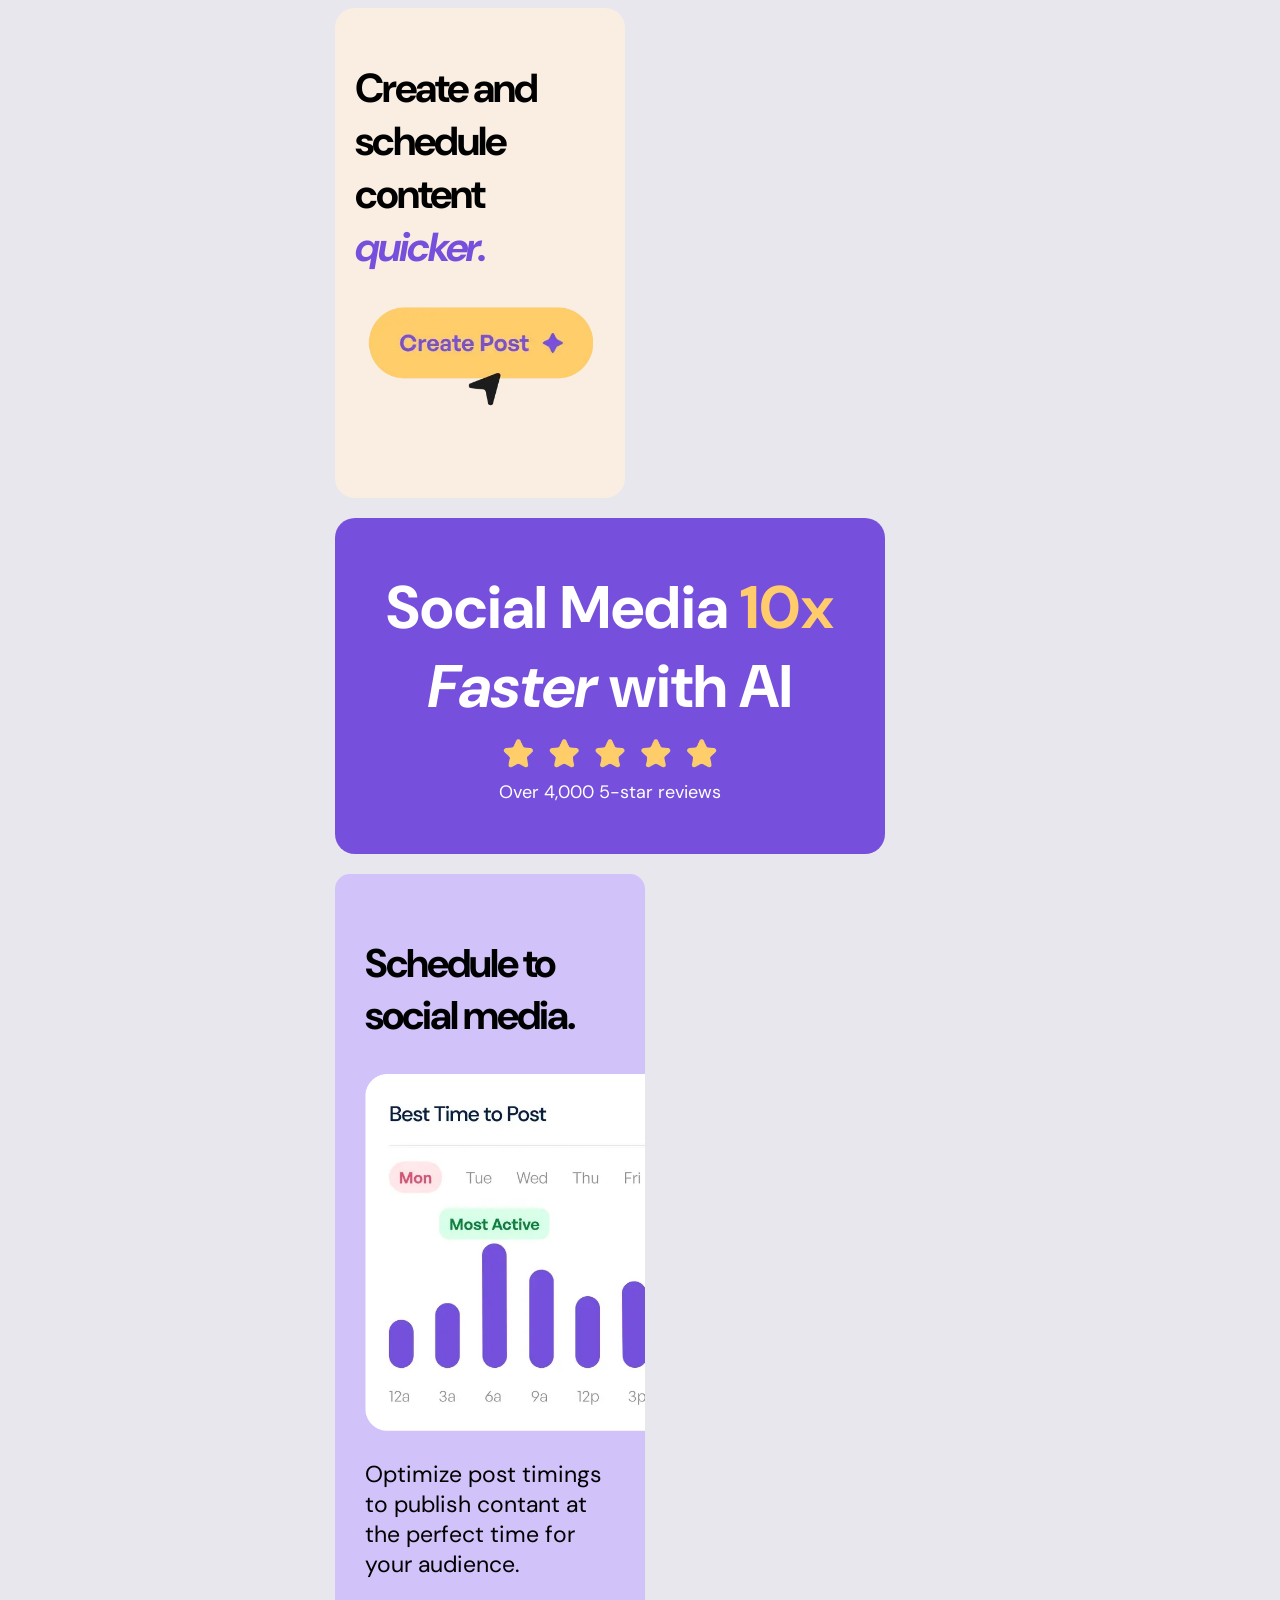
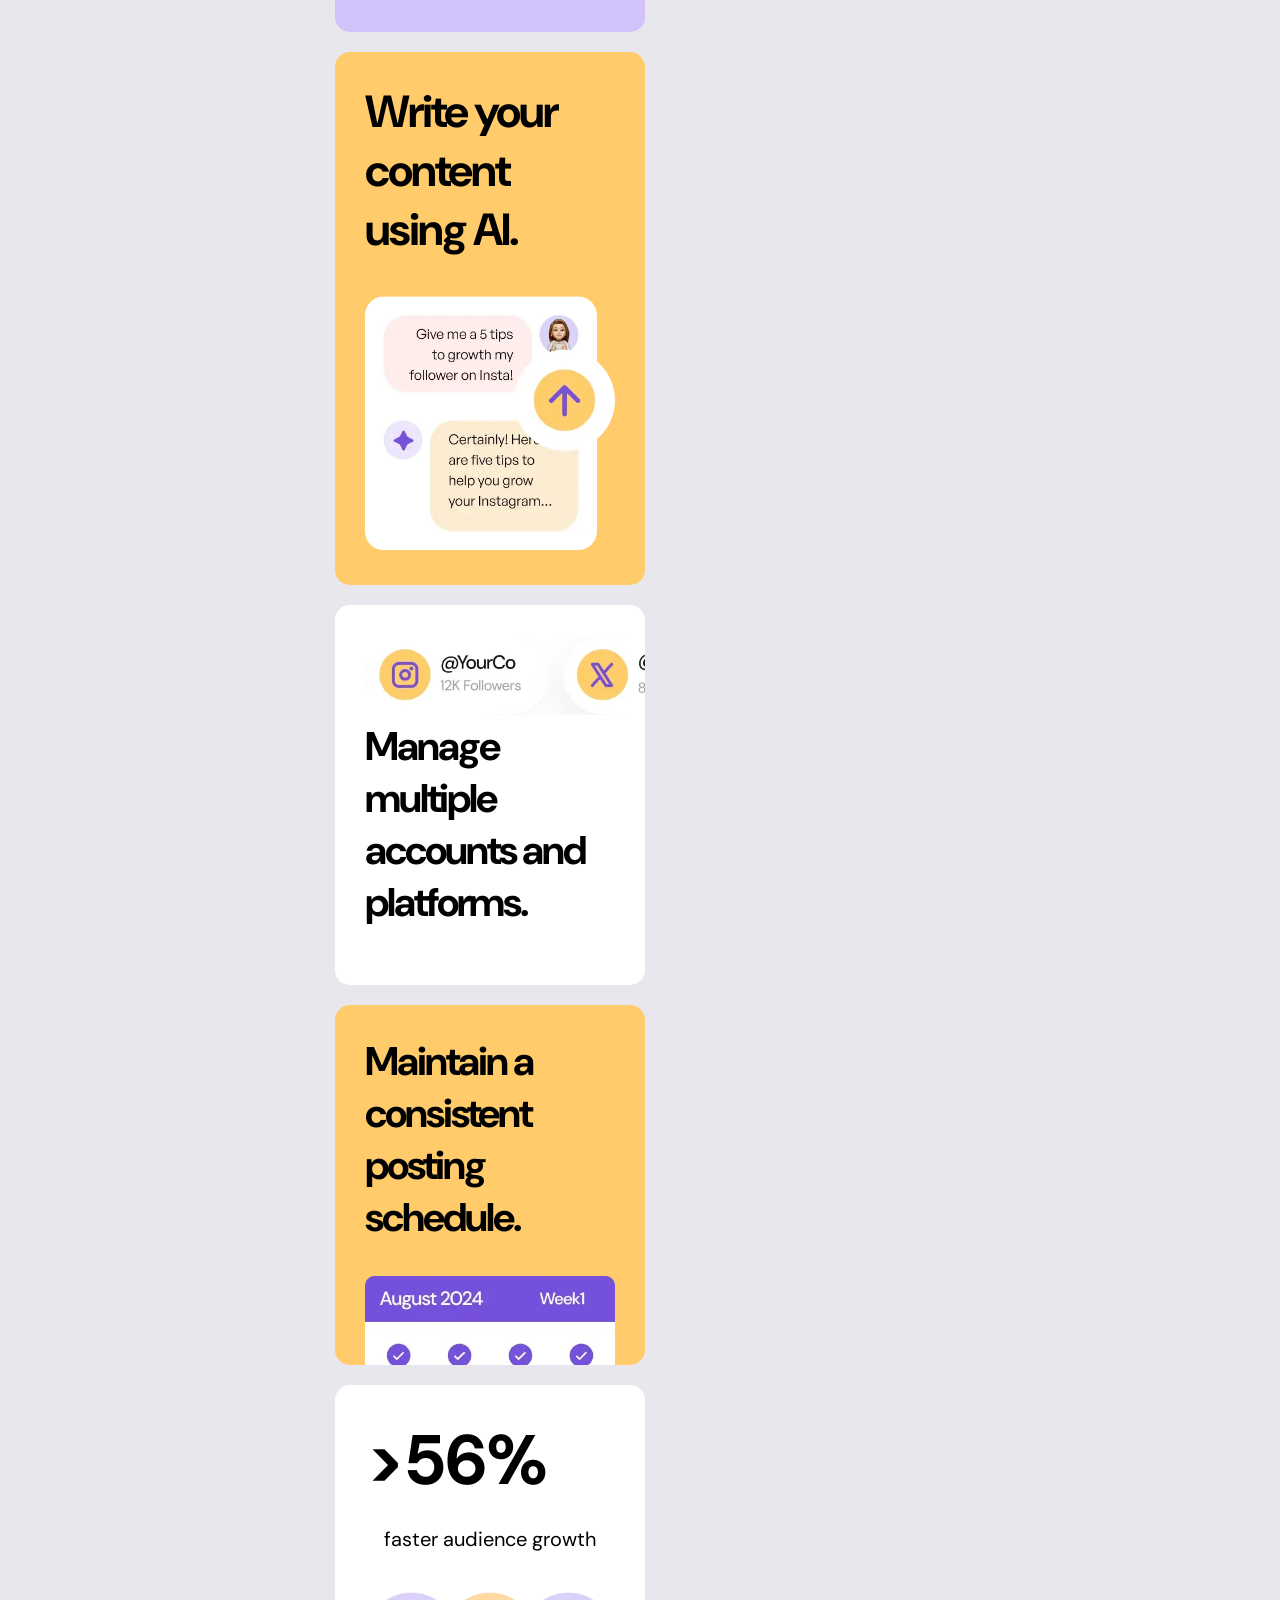
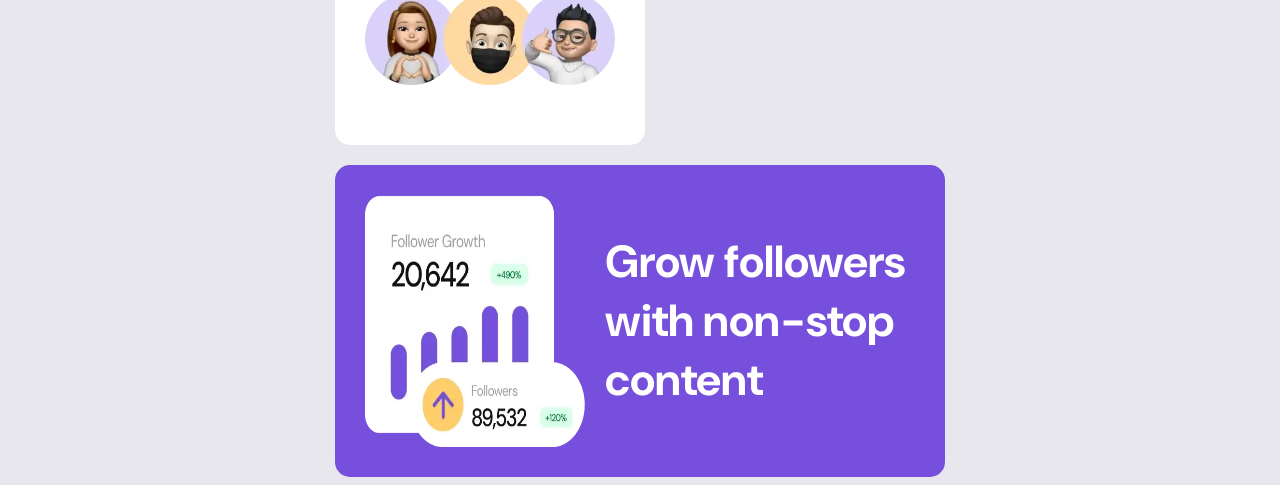
<file: bento-grid-main/index.html>
<!doctype html>
<html lang="en">
  <head>
    <meta charset="UTF-8" />
    <meta name="viewport" content="width=device-width, initial-scale=1.0" />
    <!-- displays site properly based on user's device -->

    <link
      rel="icon"
      type="image/png"
      sizes="32x32"
      href="./assets/images/favicon-32x32.png"
    />
    <link rel="preconnect" href="https://fonts.googleapis.com" />
    <link rel="preconnect" href="https://fonts.gstatic.com" crossorigin />
    <link
      href="https://fonts.googleapis.com/css2?family=DM+Sans:ital,opsz,wght@0,9..40,100..1000;1,9..40,100..1000&display=swap"
      rel="stylesheet"
    />
    <title>Frontend Mentor | Bento grid</title>
    <link rel="stylesheet" href="./style.css" />
  </head>
  <body>
    <section>
      <div class="card-1">
        <h2>Create and schedule content <span>quicker.</span></h2>
        <img
          width="90%"
          src="./assets/images/illustration-create-post.webp"
          alt=""
        />
      </div>
      <div class="card-2">
        <h2>Social Media <span>10x</span> <i>Faster</i> with AI</h2>
        <img
          width="40%"
          src="./assets/images/illustration-five-stars.webp"
          alt=""
        />
        <p>Over 4,000 5-star reviews</p>
      </div>
      <div class="card-3">
        <h2>Schedule to social media.</h2>
        <img src="./assets/images/illustration-schedule-posts.webp" alt="" />
        <p>
          Optimize post timings to publish contant at the perfect time for your
          audience.
        </p>
      </div>
      <div class="card-4">
        <h2>Write your content using AI.</h2>
        <img
          width="100%"
          src="./assets/images/illustration-ai-content.webp"
          alt=""
        />
      </div>
      <div class="card-5">
        <img
          src="./assets/images/illustration-multiple-platforms.webp"
          alt=""
        />
        <h2>Manage multiple accounts and platforms.</h2>
      </div>
      <div class="card-6">
        <h2>Maintain a consistent posting schedule.</h2>
        <img
          width="100%"
          src="./assets/images/illustration-consistent-schedule.webp"
          alt=""
        />
      </div>
      <div class="card-7">
        <h2>>56%</h2>
        <p>faster audience growth</p>
        <img
          width="100%"
          src="./assets/images/illustration-audience-growth.webp"
          alt=""
        />
      </div>
      <div class="card-8">
        <img
          width="40%"
          src="./assets/images/illustration-grow-followers.webp"
          alt=""
        />
        <h2>Grow followers with non-stop content</h2>
      </div>
    </section>
  </body>
</html>
</file>
<file: bento-grid-main/style.css>
body {
  font-family: "DM Sans", sans-serif;
  display: flex;
  justify-content: center;
  align-items: center;

  /* height: 100vh; */
  box-sizing: border-box;
  background-color: hsl(257, 17%, 92%);
}

section {
  /* width: 90%; */
  display: grid;
  /* grid-template-columns: repeat(4, 250px); */
  /* grid-template-rows: repeat(4, 250px); */
  /* background-color: red; */
  gap: 20px;
}

.card-1 {
  width: 250px;
  background-color: hsl(31, 66%, 93%);
  height: 450px;
  border-radius: 20px;
  font-size: 27px;
  padding: 20px;
  letter-spacing: -2px;
  font-weight: 400;
  text-align: center;
}
.card-1 h2 {
  text-align: start;
}

.card-1 span {
  color: hsl(256, 67%, 59%);
  font-style: italic;
}

.card-2 {
  width: 550px;
  background-color: hsl(256, 67%, 59%);
  font-size: 40px;
  text-align: center;
  color: white;
  border-radius: 20px;
}
.card-2 h2 {
  margin-bottom: 7px;
}

.card-2 span {
  color: hsl(39, 100%, 71%);
}
.card-2 p {
  margin-top: -5px;
  margin-bottom: 50px;
  font-size: 18px;
}

.card-3 {
  width: 250px;
  overflow: hidden;
  background-color: hsl(256, 85%, 87%);
  padding: 30px;
  border-radius: 15px;
}
.card-3 p {
  font-size: 23px;
}

.card-3 img {
  width: 400px;

  /* margin-left: 30px; */
}

.card-3 h2 {
  letter-spacing: -2px;
  font-size: 40px;
}

.card-4 {
  text-align: center;
  width: 250px;
  padding: 30px;
  border-radius: 15px;
  background-color: hsl(39, 100%, 71%);
}

.card-4 h2 {
  font-size: 45px;
  letter-spacing: -2px;
  text-align: start;
  margin-top: 0;
}

.card-5 {
  background-color: hsl(0, 0%, 100%);
  width: 250px;
  height: 300px;
  padding: 30px;
  border-radius: 15px;
  overflow: hidden;
  height: 320px;
}

.card-5 img {
  width: 380px;
  border-radius: 40%;
}

.card-5 h2 {
  font-size: 40px;
  letter-spacing: -2px;
  margin: 0;
}

.card-6 {
  width: 250px;
  height: 300px;
  background-color: hsl(39, 100%, 71%);
  padding: 30px;
  border-radius: 15px;
  overflow: hidden;
}
.card-6 h2 {
  font-size: 40px;
  margin-top: 0;
  letter-spacing: -2px;
}

.card-7 {
  width: 250px;
  height: 300px;
  background-color: hsl(0, 0%, 100%);
  padding: 30px;
  border-radius: 15px;
}

.card-7 h2 {
  font-size: 70px;
  margin: 0;
}

.card-7 p {
  font-size: 20px;
  text-align: center;
}

.card-7 img {
  margin-top: 20px;
}

.card-8 {
  width: 550px;
  background-color: hsl(256, 67%, 59%);
  display: flex;
  padding: 30px;
  border-radius: 15px;
  gap: 20px;
}

.card-8 h2 {
  color: hsl(0, 0%, 100%);
  font-size: 45px;
}
</file>
